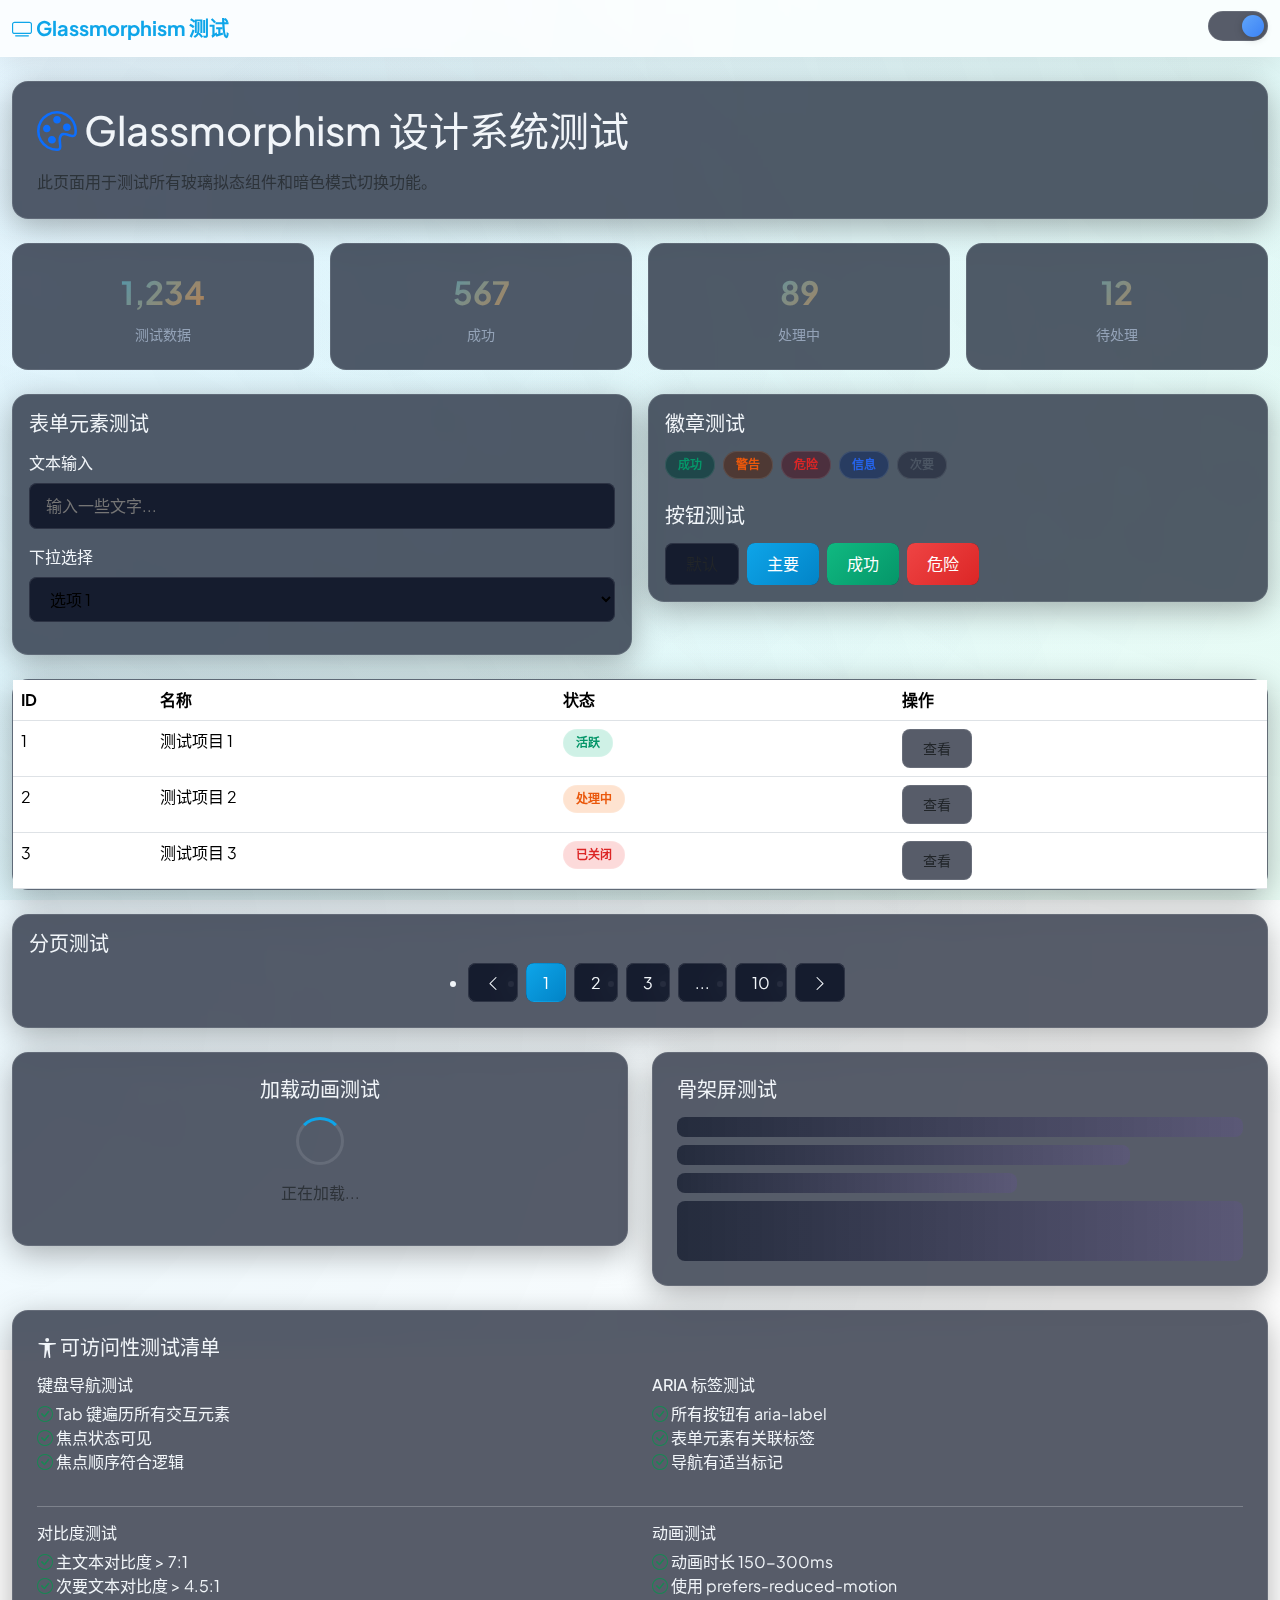
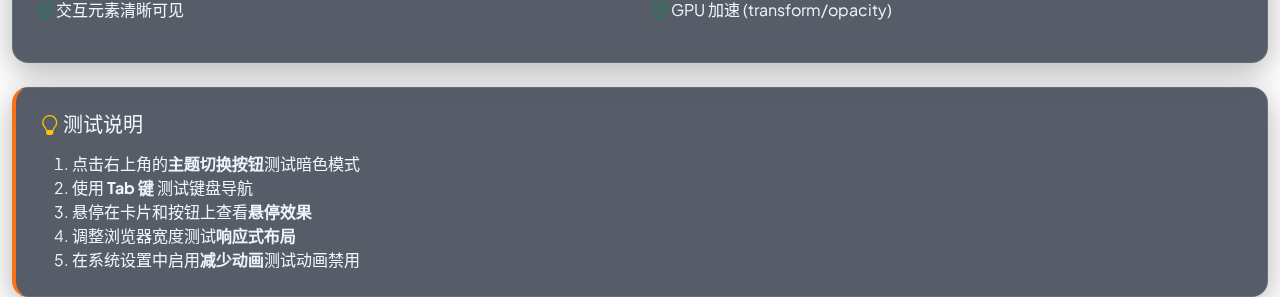
<file: web/test-glassmorphism.html>
<!DOCTYPE html>
<html lang="zh-CN">
<head>
    <meta charset="UTF-8">
    <meta name="viewport" content="width=device-width, initial-scale=1.0">
    <title>Glassmorphism Design Test - TMDB Crawler</title>

    <!-- Google Fonts -->
    <link href="https://fonts.googleapis.com/css2?family=Plus+Jakarta+Sans:wght@400;500;600;700&display=swap" rel="stylesheet">

    <!-- Bootstrap 5 CSS -->
    <link href="https://cdn.jsdelivr.net/npm/bootstrap@5.3.0/dist/css/bootstrap.min.css" rel="stylesheet">
    <!-- Bootstrap Icons -->
    <link href="https://cdn.jsdelivr.net/npm/bootstrap-icons@1.10.0/font/bootstrap-icons.css" rel="stylesheet">
    <!-- Glassmorphism Design System -->
    <link href="css/glassmorphism.css?v=1.0" rel="stylesheet">
</head>
<body>
    <!-- Test Navbar -->
    <nav class="navbar navbar-expand-lg glass-navbar">
        <div class="container-fluid">
            <a class="navbar-brand" href="#">
                <i class="bi bi-tv"></i> Glassmorphism 测试
            </a>
            <ul class="navbar-nav ms-auto gap-2">
                <li class="nav-item">
                    <button class="theme-toggle" id="themeToggle"
                            aria-label="切换主题" title="切换主题">
                    </button>
                </li>
            </ul>
        </div>
    </nav>

    <!-- Test Content -->
    <div class="container-fluid mt-4">
        <div class="row mb-4">
            <div class="col-12">
                <div class="glass-card p-4">
                    <h1 class="mb-3">
                        <i class="bi bi-palette text-primary"></i> Glassmorphism 设计系统测试
                    </h1>
                    <p class="text-muted mb-0">
                        此页面用于测试所有玻璃拟态组件和暗色模式切换功能。
                    </p>
                </div>
            </div>
        </div>

        <!-- Test Cards -->
        <div class="row mb-4 g-3">
            <div class="col-md-3">
                <div class="glass-stats">
                    <div class="stat-value">1,234</div>
                    <div class="stat-label">测试数据</div>
                </div>
            </div>
            <div class="col-md-3">
                <div class="glass-stats">
                    <div class="stat-value text-success">567</div>
                    <div class="stat-label">成功</div>
                </div>
            </div>
            <div class="col-md-3">
                <div class="glass-stats">
                    <div class="stat-value text-primary">89</div>
                    <div class="stat-label">处理中</div>
                </div>
            </div>
            <div class="col-md-3">
                <div class="glass-stats">
                    <div class="stat-value" style="color: var(--glass-text-muted);">12</div>
                    <div class="stat-label">待处理</div>
                </div>
            </div>
        </div>

        <!-- Test Form Elements -->
        <div class="row mb-4 g-3">
            <div class="col-md-6">
                <div class="glass-card p-3">
                    <h5 class="mb-3">表单元素测试</h5>
                    <div class="mb-3">
                        <label class="form-label">文本输入</label>
                        <input type="text" class="glass-input w-100" placeholder="输入一些文字...">
                    </div>
                    <div class="mb-3">
                        <label class="form-label">下拉选择</label>
                        <select class="glass-select w-100">
                            <option>选项 1</option>
                            <option>选项 2</option>
                            <option>选项 3</option>
                        </select>
                    </div>
                </div>
            </div>
            <div class="col-md-6">
                <div class="glass-card p-3">
                    <h5 class="mb-3">徽章测试</h5>
                    <div class="d-flex flex-wrap gap-2">
                        <span class="glass-badge glass-badge-success">成功</span>
                        <span class="glass-badge glass-badge-warning">警告</span>
                        <span class="glass-badge glass-badge-danger">危险</span>
                        <span class="glass-badge glass-badge-info">信息</span>
                        <span class="glass-badge glass-badge-secondary">次要</span>
                    </div>
                    <h5 class="mb-3 mt-4">按钮测试</h5>
                    <div class="d-flex flex-wrap gap-2">
                        <button class="btn glass-btn">默认</button>
                        <button class="btn glass-btn glass-btn-primary">主要</button>
                        <button class="btn glass-btn glass-btn-success">成功</button>
                        <button class="btn glass-btn glass-btn-danger">危险</button>
                    </div>
                </div>
            </div>
        </div>

        <!-- Test Table -->
        <div class="row mb-4">
            <div class="col-12">
                <div class="glass-card">
                    <div class="card-body p-0">
                        <table class="table table-hover mb-0">
                            <thead>
                                <tr>
                                    <th>ID</th>
                                    <th>名称</th>
                                    <th>状态</th>
                                    <th>操作</th>
                                </tr>
                            </thead>
                            <tbody>
                                <tr>
                                    <td>1</td>
                                    <td>测试项目 1</td>
                                    <td><span class="glass-badge glass-badge-success">活跃</span></td>
                                    <td><button class="btn glass-btn btn-sm">查看</button></td>
                                </tr>
                                <tr>
                                    <td>2</td>
                                    <td>测试项目 2</td>
                                    <td><span class="glass-badge glass-badge-warning">处理中</span></td>
                                    <td><button class="btn glass-btn btn-sm">查看</button></td>
                                </tr>
                                <tr>
                                    <td>3</td>
                                    <td>测试项目 3</td>
                                    <td><span class="glass-badge glass-badge-danger">已关闭</span></td>
                                    <td><button class="btn glass-btn btn-sm">查看</button></td>
                                </tr>
                            </tbody>
                        </table>
                    </div>
                </div>
            </div>
        </div>

        <!-- Test Pagination -->
        <div class="row mb-4">
            <div class="col-12">
                <div class="glass-card p-3">
                    <h5 class="mb-3">分页测试</h5>
                    <nav aria-label="分页导航">
                        <ul class="glass-pagination">
                            <li><a class="glass-page-link" href="#" aria-label="上一页">
                                <i class="bi bi-chevron-left"></i>
                            </a></li>
                            <li><a class="glass-page-link active" href="#">1</a></li>
                            <li><a class="glass-page-link" href="#">2</a></li>
                            <li><a class="glass-page-link" href="#">3</a></li>
                            <li><span class="glass-page-link">...</span></li>
                            <li><a class="glass-page-link" href="#">10</a></li>
                            <li><a class="glass-page-link" href="#" aria-label="下一页">
                                <i class="bi bi-chevron-right"></i>
                            </a></li>
                        </ul>
                    </nav>
                </div>
            </div>
        </div>

        <!-- Test Loading States -->
        <div class="row mb-4">
            <div class="col-md-6">
                <div class="glass-card p-4 text-center">
                    <h5 class="mb-3">加载动画测试</h5>
                    <div class="glass-spinner mx-auto mb-3"></div>
                    <p class="text-muted">正在加载...</p>
                </div>
            </div>
            <div class="col-md-6">
                <div class="glass-card p-4">
                    <h5 class="mb-3">骨架屏测试</h5>
                    <div class="glass-skeleton mb-2" style="height: 20px; width: 100%;"></div>
                    <div class="glass-skeleton mb-2" style="height: 20px; width: 80%;"></div>
                    <div class="glass-skeleton mb-2" style="height: 20px; width: 60%;"></div>
                    <div class="glass-skeleton" style="height: 60px; width: 100%;"></div>
                </div>
            </div>
        </div>

        <!-- Accessibility Test Info -->
        <div class="row mb-4">
            <div class="col-12">
                <div class="glass-card p-4">
                    <h5 class="mb-3">
                        <i class="bi bi-universal-access"></i> 可访问性测试清单
                    </h5>
                    <div class="row">
                        <div class="col-md-6">
                            <h6>键盘导航测试</h6>
                            <ul class="list-unstyled">
                                <li><i class="bi bi-check-circle text-success"></i> Tab 键遍历所有交互元素</li>
                                <li><i class="bi bi-check-circle text-success"></i> 焦点状态可见</li>
                                <li><i class="bi bi-check-circle text-success"></i> 焦点顺序符合逻辑</li>
                            </ul>
                        </div>
                        <div class="col-md-6">
                            <h6>ARIA 标签测试</h6>
                            <ul class="list-unstyled">
                                <li><i class="bi bi-check-circle text-success"></i> 所有按钮有 aria-label</li>
                                <li><i class="bi bi-check-circle text-success"></i> 表单元素有关联标签</li>
                                <li><i class="bi bi-check-circle text-success"></i> 导航有适当标记</li>
                            </ul>
                        </div>
                    </div>
                    <hr>
                    <div class="row">
                        <div class="col-md-6">
                            <h6>对比度测试</h6>
                            <ul class="list-unstyled">
                                <li><i class="bi bi-check-circle text-success"></i> 主文本对比度 > 7:1</li>
                                <li><i class="bi bi-check-circle text-success"></i> 次要文本对比度 > 4.5:1</li>
                                <li><i class="bi bi-check-circle text-success"></i> 交互元素清晰可见</li>
                            </ul>
                        </div>
                        <div class="col-md-6">
                            <h6>动画测试</h6>
                            <ul class="list-unstyled">
                                <li><i class="bi bi-check-circle text-success"></i> 动画时长 150-300ms</li>
                                <li><i class="bi bi-check-circle text-success"></i> 使用 prefers-reduced-motion</li>
                                <li><i class="bi bi-check-circle text-success"></i> GPU 加速 (transform/opacity)</li>
                            </ul>
                        </div>
                    </div>
                </div>
            </div>
        </div>

        <!-- Theme Instructions -->
        <div class="row">
            <div class="col-12">
                <div class="glass-card p-4" style="border-left: 4px solid var(--glass-accent);">
                    <h5 class="mb-3">
                        <i class="bi bi-lightbulb text-warning"></i> 测试说明
                    </h5>
                    <ol class="mb-0">
                        <li>点击右上角的<strong>主题切换按钮</strong>测试暗色模式</li>
                        <li>使用 <strong>Tab 键</strong> 测试键盘导航</li>
                        <li>悬停在卡片和按钮上查看<strong>悬停效果</strong></li>
                        <li>调整浏览器宽度测试<strong>响应式布局</strong></li>
                        <li>在系统设置中启用<strong>减少动画</strong>测试动画禁用</li>
                    </ol>
                </div>
            </div>
        </div>
    </div>

    <!-- Bootstrap 5 JS -->
    <script src="https://cdn.jsdelivr.net/npm/bootstrap@5.3.0/dist/js/bootstrap.bundle.min.js"></script>

    <!-- Theme Toggle Script -->
    <script>
    (function() {
        'use strict';

        const themeToggle = document.getElementById('themeToggle');
        const html = document.documentElement;

        const getPreferredTheme = () => {
            const savedTheme = localStorage.getItem('theme');
            if (savedTheme) {
                return savedTheme;
            }
            return window.matchMedia('(prefers-color-scheme: dark)').matches ? 'dark' : 'light';
        };

        const setTheme = (theme) => {
            html.setAttribute('data-theme', theme);
            localStorage.setItem('theme', theme);
            window.dispatchEvent(new CustomEvent('themeChanged', { detail: { theme } }));
        };

        setTheme(getPreferredTheme());

        if (themeToggle) {
            themeToggle.addEventListener('click', function() {
                const currentTheme = html.getAttribute('data-theme');
                const newTheme = currentTheme === 'dark' ? 'light' : 'dark';
                setTheme(newTheme);
            });
        }

        window.matchMedia('(prefers-color-scheme: dark)').addEventListener('change', function(e) {
            if (!localStorage.getItem('theme')) {
                setTheme(e.matches ? 'dark' : 'light');
            }
        });
    })();
    </script>
</body>
</html>
</file>
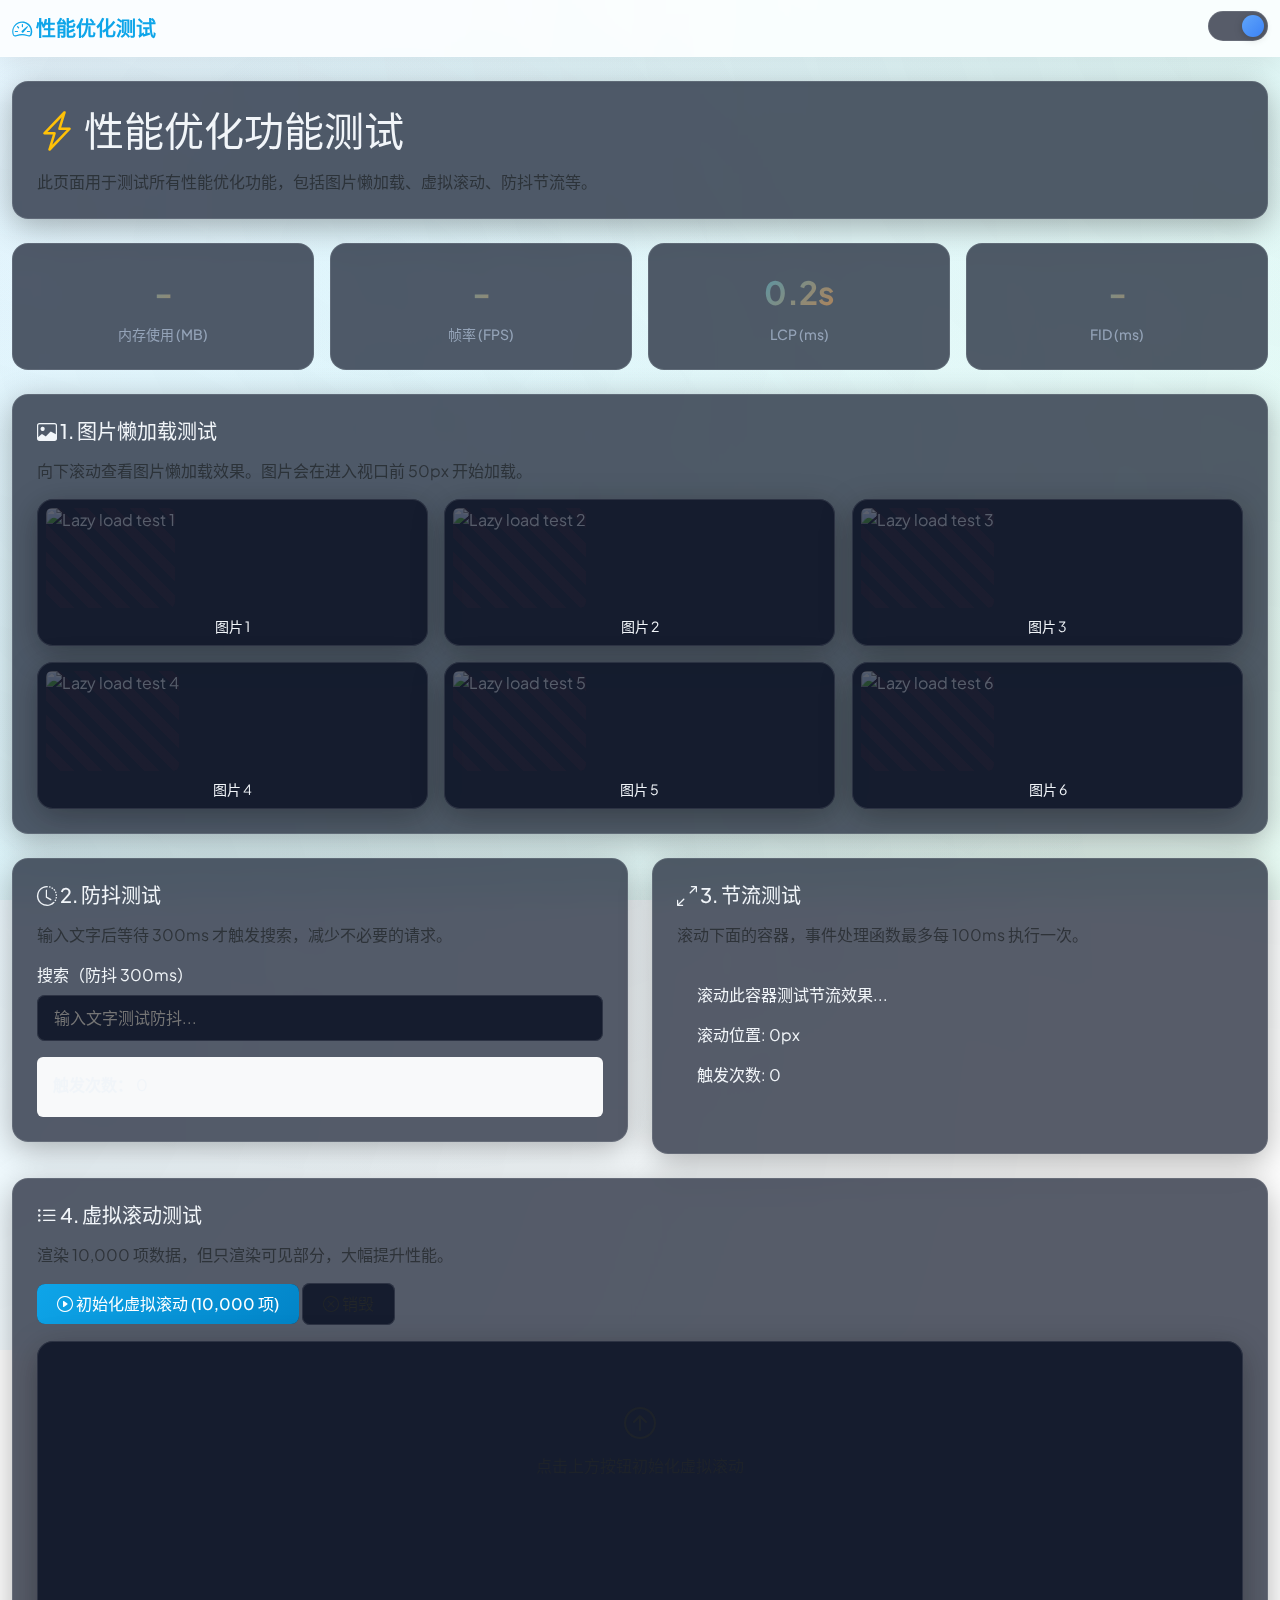
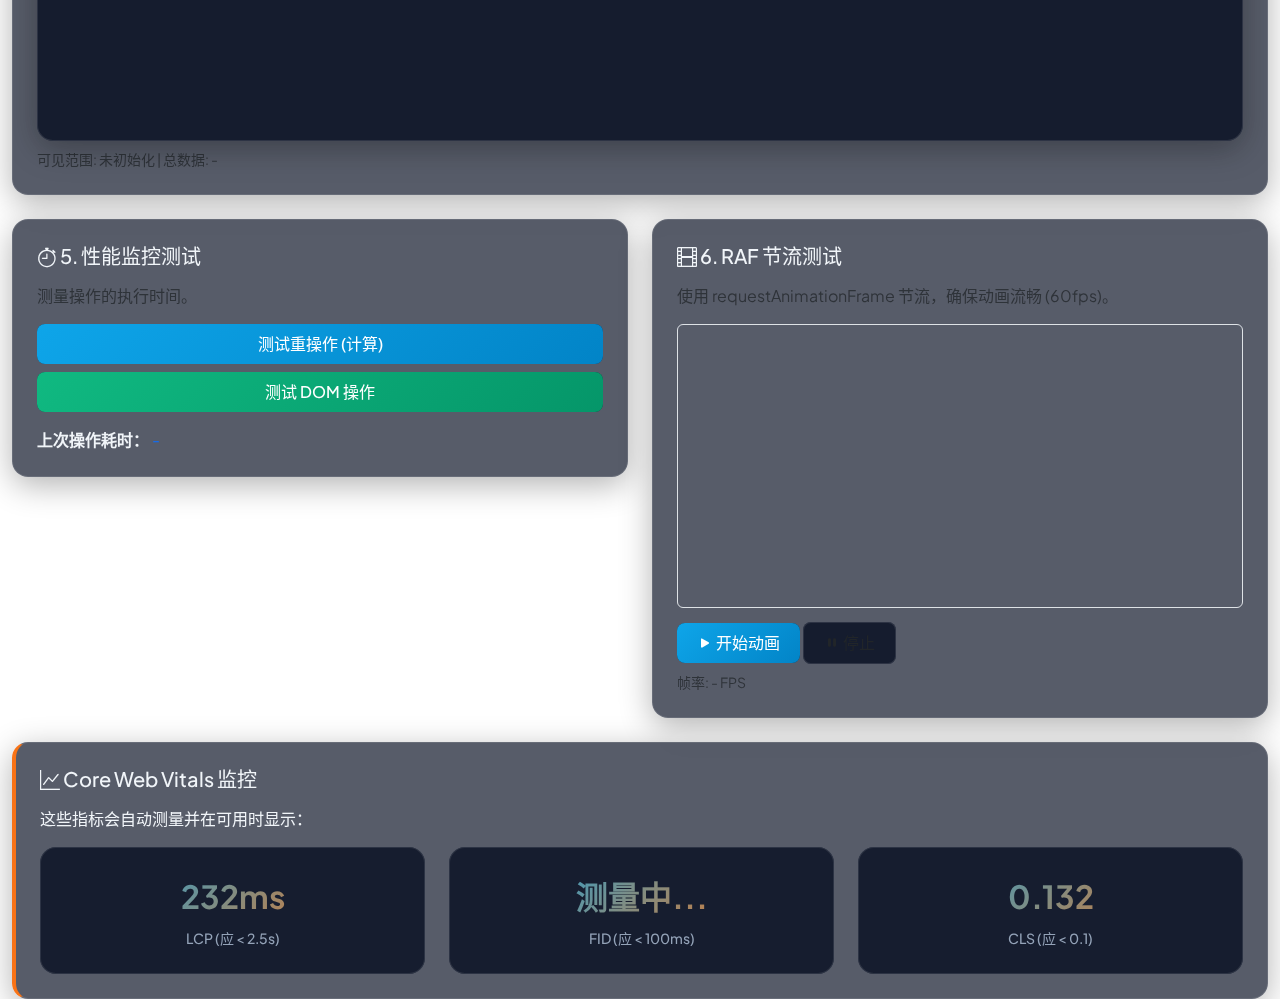
<file: web/test-performance.html>
<!DOCTYPE html>
<html lang="zh-CN">
<head>
    <meta charset="UTF-8">
    <meta name="viewport" content="width=device-width, initial-scale=1.0">
    <title>Performance Optimization Test - TMDB Crawler</title>

    <!-- Google Fonts -->
    <link href="https://fonts.googleapis.com/css2?family=Plus+Jakarta+Sans:wght@400;500;600;700&display=swap" rel="stylesheet">

    <!-- Bootstrap 5 CSS -->
    <link href="https://cdn.jsdelivr.net/npm/bootstrap@5.3.0/dist/css/bootstrap.min.css" rel="stylesheet">
    <!-- Bootstrap Icons -->
    <link href="https://cdn.jsdelivr.net/npm/bootstrap-icons@1.10.0/font/bootstrap-icons.css" rel="stylesheet">
    <!-- Glassmorphism Design System -->
    <link href="css/glassmorphism.css?v=1.0" rel="stylesheet">
    <!-- Performance Optimization CSS -->
    <link href="css/performance.css?v=1.0" rel="stylesheet">
</head>
<body>
    <!-- Test Navbar -->
    <nav class="navbar navbar-expand-lg glass-navbar">
        <div class="container-fluid">
            <a class="navbar-brand" href="#">
                <i class="bi bi-speedometer2"></i> 性能优化测试
            </a>
            <ul class="navbar-nav ms-auto gap-2">
                <li class="nav-item">
                    <button class="theme-toggle" id="themeToggle" aria-label="切换主题"></button>
                </li>
            </ul>
        </div>
    </nav>

    <!-- Test Content -->
    <div class="container-fluid mt-4">
        <!-- Page Header -->
        <div class="row mb-4">
            <div class="col-12">
                <div class="glass-card p-4">
                    <h1 class="mb-3">
                        <i class="bi bi-lightning-charge text-warning"></i> 性能优化功能测试
                    </h1>
                    <p class="text-muted mb-0">
                        此页面用于测试所有性能优化功能，包括图片懒加载、虚拟滚动、防抖节流等。
                    </p>
                </div>
            </div>
        </div>

        <!-- Performance Stats -->
        <div class="row mb-4 g-3">
            <div class="col-md-3 col-6">
                <div class="glass-stats">
                    <div class="stat-value" id="memoryUsed">-</div>
                    <div class="stat-label">内存使用 (MB)</div>
                </div>
            </div>
            <div class="col-md-3 col-6">
                <div class="glass-stats">
                    <div class="stat-value" id="fps">-</div>
                    <div class="stat-label">帧率 (FPS)</div>
                </div>
            </div>
            <div class="col-md-3 col-6">
                <div class="glass-stats">
                    <div class="stat-value text-success" id="lcp">-</div>
                    <div class="stat-label">LCP (ms)</div>
                </div>
            </div>
            <div class="col-md-3 col-6">
                <div class="glass-stats">
                    <div class="stat-value text-primary" id="fid">-</div>
                    <div class="stat-label">FID (ms)</div>
                </div>
            </div>
        </div>

        <!-- Test Sections -->
        <div class="row g-4">
            <!-- 1. Lazy Loading Test -->
            <div class="col-12">
                <div class="glass-card p-4">
                    <h5 class="mb-3">
                        <i class="bi bi-image"></i> 1. 图片懒加载测试
                    </h5>
                    <p class="text-muted mb-3">
                        向下滚动查看图片懒加载效果。图片会在进入视口前 50px 开始加载。
                    </p>
                    <div class="row g-3" id="lazyImageContainer">
                        <!-- Images will be generated by JS -->
                    </div>
                </div>
            </div>

            <!-- 2. Debounce Test -->
            <div class="col-md-6">
                <div class="glass-card p-4">
                    <h5 class="mb-3">
                        <i class="bi bi-clock-history"></i> 2. 防抖测试
                    </h5>
                    <p class="text-muted mb-3">
                        输入文字后等待 300ms 才触发搜索，减少不必要的请求。
                    </p>
                    <div class="mb-3">
                        <label class="form-label">搜索（防抖 300ms）</label>
                        <input type="text" class="glass-input w-100" id="debounceInput"
                               placeholder="输入文字测试防抖...">
                    </div>
                    <div id="debounceOutput" class="p-3 bg-light rounded">
                        <strong>触发次数：</strong> <span id="debounceCount">0</span>
                        <div class="text-muted small mt-1" id="debounceLog"></div>
                    </div>
                </div>
            </div>

            <!-- 3. Throttle Test -->
            <div class="col-md-6">
                <div class="glass-card p-4">
                    <h5 class="mb-3">
                        <i class="bi bi-arrows-angle-expand"></i> 3. 节流测试
                    </h5>
                    <p class="text-muted mb-3">
                        滚动下面的容器，事件处理函数最多每 100ms 执行一次。
                    </p>
                    <div class="mb-3" style="height: 150px; overflow-y: auto;" id="throttleContainer">
                        <div style="height: 500px; padding: 20px;">
                            <p>滚动此容器测试节流效果...</p>
                            <p id="throttleOutput">滚动位置: 0px</p>
                            <p>触发次数: <span id="throttleCount">0</span></p>
                        </div>
                    </div>
                </div>
            </div>

            <!-- 4. Virtual Scroll Test -->
            <div class="col-12">
                <div class="glass-card p-4">
                    <h5 class="mb-3">
                        <i class="bi bi-list-ul"></i> 4. 虚拟滚动测试
                    </h5>
                    <p class="text-muted mb-3">
                        渲染 10,000 项数据，但只渲染可见部分，大幅提升性能。
                    </p>
                    <div class="mb-3">
                        <button class="btn glass-btn glass-btn-primary" id="initVirtualScroll">
                            <i class="bi bi-play-circle"></i> 初始化虚拟滚动 (10,000 项)
                        </button>
                        <button class="btn glass-btn" id="destroyVirtualScroll">
                            <i class="bi bi-x-circle"></i> 销毁
                        </button>
                    </div>
                    <div class="glass-card p-2" style="height: 400px; overflow: auto;" id="virtualScrollContainer">
                        <div class="text-center text-muted p-5">
                            <i class="bi bi-arrow-up-circle" style="font-size: 2rem;"></i>
                            <p class="mt-2">点击上方按钮初始化虚拟滚动</p>
                        </div>
                    </div>
                    <div class="mt-2 text-muted small">
                        可见范围: <span id="virtualScrollRange">未初始化</span> |
                        总数据: <span id="virtualScrollTotal">-</span>
                    </div>
                </div>
            </div>

            <!-- 5. Performance Monitor Test -->
            <div class="col-md-6">
                <div class="glass-card p-4">
                    <h5 class="mb-3">
                        <i class="bi bi-stopwatch"></i> 5. 性能监控测试
                    </h5>
                    <p class="text-muted mb-3">
                        测量操作的执行时间。
                    </p>
                    <div class="d-grid gap-2">
                        <button class="btn glass-btn glass-btn-primary" id="testHeavyOperation">
                            测试重操作 (计算)
                        </button>
                        <button class="btn glass-btn glass-btn-success" id="testDOMOperation">
                            测试 DOM 操作
                        </button>
                    </div>
                    <div class="mt-3">
                        <strong>上次操作耗时：</strong>
                        <span id="operationTime" class="text-primary">-</span>
                    </div>
                </div>
            </div>

            <!-- 6. RAF Throttle Test -->
            <div class="col-md-6">
                <div class="glass-card p-4">
                    <h5 class="mb-3">
                        <i class="bi bi-film"></i> 6. RAF 节流测试
                    </h5>
                    <p class="text-muted mb-3">
                        使用 requestAnimationFrame 节流，确保动画流畅 (60fps)。
                    </p>
                    <canvas id="animationCanvas" width="400" height="200" class="w-100 border rounded"></canvas>
                    <div class="mt-2">
                        <button class="btn glass-btn glass-btn-primary" id="startAnimation">
                            <i class="bi bi-play-fill"></i> 开始动画
                        </button>
                        <button class="btn glass-btn" id="stopAnimation">
                            <i class="bi bi-pause-fill"></i> 停止
                        </button>
                    </div>
                    <div class="mt-2 text-muted small">
                        帧率: <span id="animationFPS">-</span> FPS
                    </div>
                </div>
            </div>
        </div>

        <!-- Core Web Vitals -->
        <div class="row mt-4">
            <div class="col-12">
                <div class="glass-card p-4" style="border-left: 4px solid var(--glass-accent);">
                    <h5 class="mb-3">
                        <i class="bi bi-graph-up"></i> Core Web Vitals 监控
                    </h5>
                    <p class="mb-3">
                        这些指标会自动测量并在可用时显示：
                    </p>
                    <div class="row text-center">
                        <div class="col-md-4">
                            <div class="glass-stats">
                                <div class="stat-value" id="vitalLCP">测量中...</div>
                                <div class="stat-label">LCP (应 < 2.5s)</div>
                            </div>
                        </div>
                        <div class="col-md-4">
                            <div class="glass-stats">
                                <div class="stat-value" id="vitalFID">测量中...</div>
                                <div class="stat-label">FID (应 < 100ms)</div>
                            </div>
                        </div>
                        <div class="col-md-4">
                            <div class="glass-stats">
                                <div class="stat-value" id="vitalCLS">测量中...</div>
                                <div class="stat-label">CLS (应 < 0.1)</div>
                            </div>
                        </div>
                    </div>
                </div>
            </div>
        </div>
    </div>

    <!-- Bootstrap 5 JS -->
    <script src="https://cdn.jsdelivr.net/npm/bootstrap@5.3.0/dist/js/bootstrap.bundle.min.js"></script>
    <!-- Performance Optimization Toolkit -->
    <script src="js/performance.js?v=1.0"></script>

    <!-- Test Scripts -->
    <script>
    (function() {
        'use strict';

        const { PerformanceUtils, PerformanceMonitor, VirtualScroll } = window.PerformanceToolkit;

        // ========================================
        // 1. Generate Lazy Images
        // ========================================
        const imageContainer = document.getElementById('lazyImageContainer');
        for (let i = 0; i < 6; i++) {
            const col = document.createElement('div');
            col.className = 'col-md-4 col-6';
            col.innerHTML = `
                <div class="glass-card p-2">
                    <img data-lazy="https://picsum.photos/400/300?random=${i}"
                         alt="Lazy load test ${i + 1}"
                         class="img-fluid rounded">
                    <div class="text-center mt-2 small">图片 ${i + 1}</div>
                </div>
            `;
            imageContainer.appendChild(col);
        }

        // ========================================
        // 2. Debounce Test
        // ========================================
        const debounceInput = document.getElementById('debounceInput');
        const debounceCount = document.getElementById('debounceCount');
        const debounceLog = document.getElementById('debounceLog');
        let count = 0;

        const debouncedSearch = PerformanceUtils.debounce((value) => {
            count++;
            debounceCount.textContent = count;
            debounceLog.textContent = `搜索: "${value}" - ${new Date().toLocaleTimeString()}`;
        }, 300);

        debounceInput.addEventListener('input', (e) => {
            debouncedSearch(e.target.value);
        });

        // ========================================
        // 3. Throttle Test
        // ========================================
        const throttleContainer = document.getElementById('throttleContainer');
        const throttleOutput = document.getElementById('throttleOutput');
        const throttleCount = document.getElementById('throttleCount');
        let scrollCount = 0;

        const throttledScroll = PerformanceUtils.throttle((e) => {
            scrollCount++;
            throttleOutput.textContent = `滚动位置: ${e.target.scrollTop}px`;
            throttleCount.textContent = scrollCount;
        }, 100);

        throttleContainer.addEventListener('scroll', throttledScroll, { passive: true });

        // ========================================
        // 4. Virtual Scroll Test
        // ========================================
        const initVirtualBtn = document.getElementById('initVirtualScroll');
        const destroyVirtualBtn = document.getElementById('destroyVirtualScroll');
        const virtualContainer = document.getElementById('virtualScrollContainer');
        let virtualList = null;

        initVirtualBtn.addEventListener('click', () => {
            if (virtualList) return;

            const data = Array.from({ length: 10000 }, (_, i) => ({
                id: i + 1,
                name: `数据项 ${i + 1}`,
                value: Math.floor(Math.random() * 1000)
            }));

            virtualList = VirtualScroll.create(virtualContainer, data, {
                itemHeight: 50,
                bufferSize: 5,
                renderItem: (item, index) => {
                    const div = document.createElement('div');
                    div.className = 'glass-card p-2 mb-2';
                    div.style.height = '40px';
                    div.style.display = 'flex';
                    div.style.alignItems = 'center';
                    div.style.justifyContent = 'space-between';
                    div.innerHTML = `
                        <span><strong>${item.id}.</strong> ${item.name}</span>
                        <span class="glass-badge glass-badge-primary">${item.value}</span>
                    `;
                    return div;
                },
                onScroll: (state) => {
                    document.getElementById('virtualScrollRange').textContent =
                        `${state.startIndex} - ${state.endIndex}`;
                }
            });

            document.getElementById('virtualScrollTotal').textContent = data.length.toLocaleString();
            initVirtualBtn.disabled = true;
        });

        destroyVirtualBtn.addEventListener('click', () => {
            if (virtualList) {
                virtualList.destroy();
                virtualList = null;
                virtualContainer.innerHTML = `
                    <div class="text-center text-muted p-5">
                        <i class="bi bi-arrow-up-circle" style="font-size: 2rem;"></i>
                        <p class="mt-2">虚拟滚动已销毁</p>
                    </div>
                `;
                initVirtualBtn.disabled = false;
            }
        });

        // ========================================
        // 5. Performance Monitor Test
        // ========================================
        const operationTime = document.getElementById('operationTime');

        document.getElementById('testHeavyOperation').addEventListener('click', () => {
            PerformanceMonitor.start('heavy-op');

            // Simulate heavy computation
            let result = 0;
            for (let i = 0; i < 1000000; i++) {
                result += Math.sqrt(i);
            }

            const duration = PerformanceMonitor.end('heavy-op');
            operationTime.textContent = `${duration.toFixed(2)}ms`;
        });

        document.getElementById('testDOMOperation').addEventListener('click', () => {
            PerformanceMonitor.start('dom-op');

            PerformanceUtils.batchUpdate(() => {
                for (let i = 0; i < 100; i++) {
                    const div = document.createElement('div');
                    div.style.height = '10px';
                    div.style.background = `hsl(${Math.random() * 360}, 70%, 50%)`;
                    virtualContainer.appendChild(div);
                }
            });

            const duration = PerformanceMonitor.end('dom-op');
            operationTime.textContent = `${duration.toFixed(2)}ms`;
        });

        // ========================================
        // 6. Animation Test (RAF Throttle)
        // ========================================
        const canvas = document.getElementById('animationCanvas');
        const ctx = canvas.getContext('2d');
        let animationId = null;
        let lastTime = performance.now();
        let frameCount = 0;
        let fps = 0;

        const drawBall = (x, y) => {
            ctx.beginPath();
            ctx.arc(x, y, 20, 0, Math.PI * 2);
            ctx.fillStyle = '#7C3AED';
            ctx.fill();
            ctx.closePath();
        };

        const animate = PerformanceUtils.rafThrottle((timestamp) => {
            ctx.clearRect(0, 0, canvas.width, canvas.height);

            const progress = (timestamp / 1000) % 2;
            const x = (progress / 2) * canvas.width;
            const y = canvas.height / 2 + Math.sin(timestamp / 200) * 50;

            drawBall(x, y);

            // Calculate FPS
            frameCount++;
            if (timestamp - lastTime >= 1000) {
                fps = frameCount;
                frameCount = 0;
                lastTime = timestamp;
                document.getElementById('animationFPS').textContent = fps;
            }

            animationId = requestAnimationFrame(animate);
        });

        document.getElementById('startAnimation').addEventListener('click', () => {
            if (!animationId) {
                animate(performance.now());
            }
        });

        document.getElementById('stopAnimation').addEventListener('click', () => {
            if (animationId) {
                cancelAnimationFrame(animationId);
                animationId = null;
            }
        });

        // ========================================
        // 7. Core Web Vitals Monitoring
        // ========================================
        PerformanceMonitor.monitorCoreWebVitals((metrics) => {
            if (metrics.lcp) {
                document.getElementById('vitalLCP').textContent =
                    `${metrics.lcp.toFixed(0)}ms`;
                document.getElementById('lcp').textContent =
                    `${(metrics.lcp / 1000).toFixed(1)}s`;
            }
            if (metrics.fid) {
                document.getElementById('vitalFID').textContent =
                    `${metrics.fid.toFixed(0)}ms`;
                document.getElementById('fid').textContent =
                    `${metrics.fid.toFixed(0)}ms`;
            }
            if (metrics.cls !== undefined) {
                document.getElementById('vitalCLS').textContent =
                    metrics.cls.toFixed(3);
            }
        });

        // ========================================
        // 8. Memory Monitoring
        // ========================================
        setInterval(() => {
            const memory = PerformanceMonitor.getMemoryUsage();
            if (memory) {
                document.getElementById('memoryUsed').textContent = memory.used;
            }
        }, 2000);

        // ========================================
        // Theme Toggle
        // ========================================
        const themeToggle = document.getElementById('themeToggle');
        const html = document.documentElement;

        const getPreferredTheme = () => {
            const savedTheme = localStorage.getItem('theme');
            if (savedTheme) return savedTheme;
            return window.matchMedia('(prefers-color-scheme: dark)').matches ? 'dark' : 'light';
        };

        const setTheme = (theme) => {
            html.setAttribute('data-theme', theme);
            localStorage.setItem('theme', theme);
        };

        setTheme(getPreferredTheme());

        if (themeToggle) {
            themeToggle.addEventListener('click', () => {
                const currentTheme = html.getAttribute('data-theme');
                setTheme(currentTheme === 'dark' ? 'light' : 'dark');
            });
        }

        console.log('🚀 Performance Test Page Loaded');
    })();
    </script>
</body>
</html>
</file>
<file: web/css/glassmorphism.css>
/* ========================================
   Glassmorphism Design System
   TMDB Crawler - UI/UX Upgrade
   ======================================== */

/* CSS Variables - Design Tokens */
:root {
    /* Primary Colors - 淡蓝青色系 */
    --glass-primary: #0EA5E9;
    --glass-primary-hover: #0284C7;
    --glass-primary-light: #38BDF8;

    /* Secondary Colors */
    --glass-secondary: #06B6D4;
    --glass-accent: #F97316;

    /* Background Gradients - 淡色背景 */
    --glass-bg-gradient: linear-gradient(135deg, #E0F2FE 0%, #CCFBF1 100%);
    --glass-bg-light: linear-gradient(135deg, #F0F9FF 0%, #ECFDF5 100%);
    --glass-bg-dark: linear-gradient(135deg, #0C4A6E 0%, #164E63 100%);

    /* Text Colors - 深蓝灰色 */
    --glass-text-primary: #0F172A;
    --glass-text-secondary: #334155;
    --glass-text-muted: #64748B;

    /* Glass Effect Variables */
    --glass-bg-white: rgba(255, 255, 255, 0.7);
    --glass-bg-white-hover: rgba(255, 255, 255, 0.85);
    --glass-bg-dark: rgba(30, 27, 75, 0.7);
    --glass-bg-dark-hover: rgba(30, 27, 75, 0.85);
    --glass-border: rgba(255, 255, 255, 0.18);
    --glass-shadow: 0 8px 32px 0 rgba(31, 38, 135, 0.15);
    --glass-blur: blur(12px);

    /* Spacing */
    --glass-radius-sm: 0.5rem;
    --glass-radius-md: 1rem;
    --glass-radius-lg: 1.5rem;
    --glass-radius-xl: 2rem;

    /* Transitions */
    --glass-transition-fast: 150ms ease-out;
    --glass-transition-normal: 200ms ease-out;
    --glass-transition-slow: 300ms ease-out;
}

/* Dark Mode Variables */
[data-theme="dark"] {
    --glass-bg-white: rgba(15, 23, 42, 0.7);
    --glass-bg-white-hover: rgba(15, 23, 42, 0.85);
    --glass-text-primary: #F1F5F9;
    --glass-text-secondary: #CBD5E1;
    --glass-text-muted: #94A3B8;
    --glass-border: rgba(255, 255, 255, 0.1);
    --glass-shadow: 0 8px 32px 0 rgba(0, 0, 0, 0.3);
}

/* ========================================
   Base Styles
   ======================================== */

body {
    background: var(--glass-bg-light);
    background-attachment: fixed;
    font-family: 'Plus Jakarta Sans', -apple-system, BlinkMacSystemFont, "Segoe UI", Roboto, sans-serif;
    color: var(--glass-text-primary);
    min-height: 100vh;
    position: relative;
    overflow-x: hidden;
}

/* Animated Background Blobs - 淡蓝青色光晕 */
body::before {
    content: '';
    position: fixed;
    top: -50%;
    left: -50%;
    width: 200%;
    height: 200%;
    background: radial-gradient(circle at 20% 80%, rgba(14, 165, 233, 0.08) 0%, transparent 50%),
                radial-gradient(circle at 80% 20%, rgba(6, 182, 212, 0.06) 0%, transparent 50%),
                radial-gradient(circle at 40% 40%, rgba(56, 189, 248, 0.05) 0%, transparent 50%);
    animation: backgroundMove 20s ease-in-out infinite;
    z-index: -1;
    pointer-events: none;
}

@keyframes backgroundMove {
    0%, 100% { transform: translate(0, 0) rotate(0deg); }
    33% { transform: translate(2%, 2%) rotate(1deg); }
    66% { transform: translate(-2%, -2%) rotate(-1deg); }
}

/* Reduced Motion Support */
@media (prefers-reduced-motion: reduce) {
    body::before {
        animation: none;
    }
    *, *::before, *::after {
        animation-duration: 0.01ms !important;
        animation-iteration-count: 1 !important;
        transition-duration: 0.01ms !important;
    }
}

/* ========================================
   Glass Card Component
   ======================================== */

.glass-card {
    background: var(--glass-bg-white);
    backdrop-filter: var(--glass-blur);
    -webkit-backdrop-filter: var(--glass-blur);
    border: 1px solid var(--glass-border);
    border-radius: var(--glass-radius-md);
    box-shadow: var(--glass-shadow);
    transition: all var(--glass-transition-normal);
}

.glass-card:hover {
    background: var(--glass-bg-white-hover);
    box-shadow: 0 12px 40px 0 rgba(31, 38, 135, 0.2);
    transform: translateY(-2px);
}

/* Glass Card Variants */
.glass-card-lg {
    border-radius: var(--glass-radius-lg);
}

.glass-card-xl {
    border-radius: var(--glass-radius-xl);
}

/* ========================================
   Glass Navbar
   ======================================== */

.glass-navbar {
    background: rgba(255, 255, 255, 0.8) !important;
    backdrop-filter: blur(20px);
    -webkit-backdrop-filter: blur(20px);
    border-bottom: 1px solid var(--glass-border);
    box-shadow: 0 4px 30px rgba(0, 0, 0, 0.1);
    position: sticky;
    top: 0;
    z-index: 1000;
}

.glass-navbar .navbar-brand {
    font-weight: 700;
    color: var(--glass-primary) !important;
    transition: color var(--glass-transition-fast);
}

.glass-navbar .navbar-brand:hover {
    color: var(--glass-primary-hover) !important;
}

.glass-navbar .nav-link {
    color: var(--glass-text-secondary) !important;
    font-weight: 500;
    transition: all var(--glass-transition-fast);
    position: relative;
}

.glass-navbar .nav-link::after {
    content: '';
    position: absolute;
    bottom: 0;
    left: 50%;
    width: 0;
    height: 2px;
    background: var(--glass-primary);
    transition: all var(--glass-transition-normal);
    transform: translateX(-50%);
}

.glass-navbar .nav-link:hover::after,
.glass-navbar .nav-link.active::after {
    width: 80%;
}

.glass-navbar .nav-link:hover,
.glass-navbar .nav-link.active {
    color: var(--glass-primary) !important;
}

/* ========================================
   Glass Buttons
   ======================================== */

.glass-btn {
    background: var(--glass-bg-white);
    backdrop-filter: var(--glass-blur);
    -webkit-backdrop-filter: var(--glass-blur);
    border: 1px solid var(--glass-border);
    border-radius: var(--glass-radius-sm);
    padding: 0.5rem 1.25rem;
    font-weight: 500;
    transition: all var(--glass-transition-normal);
    cursor: pointer;
}

.glass-btn:hover {
    background: var(--glass-bg-white-hover);
    box-shadow: 0 8px 16px rgba(124, 58, 237, 0.2);
    transform: translateY(-1px);
}

.glass-btn:active {
    transform: translateY(0);
}

.glass-btn-primary {
    background: linear-gradient(135deg, var(--glass-primary) 0%, var(--glass-primary-hover) 100%);
    color: white;
    border: none;
}

.glass-btn-primary:hover {
    background: linear-gradient(135deg, var(--glass-primary-hover) 0%, var(--glass-primary) 100%);
    box-shadow: 0 8px 20px rgba(124, 58, 237, 0.4);
}

.glass-btn-success {
    background: linear-gradient(135deg, #10B981 0%, #059669 100%);
    color: white;
    border: none;
}

.glass-btn-success:hover {
    box-shadow: 0 8px 20px rgba(16, 185, 129, 0.4);
}

.glass-btn-danger {
    background: linear-gradient(135deg, #EF4444 0%, #DC2626 100%);
    color: white;
    border: none;
}

.glass-btn-danger:hover {
    box-shadow: 0 8px 20px rgba(239, 68, 68, 0.4);
}

/* ========================================
   Glass Form Elements
   ======================================== */

.glass-input {
    background: var(--glass-bg-white);
    backdrop-filter: var(--glass-blur);
    -webkit-backdrop-filter: var(--glass-blur);
    border: 1px solid var(--glass-border);
    border-radius: var(--glass-radius-sm);
    padding: 0.625rem 1rem;
    transition: all var(--glass-transition-normal);
}

.glass-input:focus {
    outline: none;
    border-color: var(--glass-primary);
    box-shadow: 0 0 0 3px rgba(124, 58, 237, 0.1);
    background: var(--glass-bg-white-hover);
}

.glass-select {
    background: var(--glass-bg-white);
    backdrop-filter: var(--glass-blur);
    -webkit-backdrop-filter: var(--glass-blur);
    border: 1px solid var(--glass-border);
    border-radius: var(--glass-radius-sm);
    padding: 0.625rem 1rem;
    transition: all var(--glass-transition-normal);
    cursor: pointer;
}

.glass-select:focus {
    outline: none;
    border-color: var(--glass-primary);
    box-shadow: 0 0 0 3px rgba(124, 58, 237, 0.1);
}

/* ========================================
   Glass Table
   ======================================== */

.glass-table {
    background: var(--glass-bg-white);
    backdrop-filter: var(--glass-blur);
    -webkit-backdrop-filter: var(--glass-blur);
    border-radius: var(--glass-radius-md);
    overflow: hidden;
    border: 1px solid var(--glass-border);
}

.glass-table thead {
    background: rgba(124, 58, 237, 0.1);
    border-bottom: 1px solid var(--glass-border);
}

.glass-table thead th {
    padding: 1rem;
    font-weight: 600;
    color: var(--glass-text-primary);
    cursor: pointer;
    user-select: none;
    transition: background var(--glass-transition-fast);
}

.glass-table thead th:hover {
    background: rgba(124, 58, 237, 0.15);
}

.glass-table tbody tr {
    transition: background var(--glass-transition-fast);
    border-bottom: 1px solid var(--glass-border);
}

.glass-table tbody tr:hover {
    background: rgba(124, 58, 237, 0.05);
}

.glass-table tbody td {
    padding: 1rem;
    color: var(--glass-text-primary);
}

/* ========================================
   Glass Stats Card
   ======================================== */

.glass-stats {
    background: var(--glass-bg-white);
    backdrop-filter: var(--glass-blur);
    -webkit-backdrop-filter: var(--glass-blur);
    border: 1px solid var(--glass-border);
    border-radius: var(--glass-radius-md);
    padding: 1.5rem;
    text-align: center;
    transition: all var(--glass-transition-normal);
}

.glass-stats:hover {
    transform: translateY(-4px);
    box-shadow: 0 12px 40px rgba(124, 58, 237, 0.15);
}

.glass-stats .stat-value {
    font-size: 2rem;
    font-weight: 700;
    background: linear-gradient(135deg, var(--glass-primary) 0%, var(--glass-accent) 100%);
    -webkit-background-clip: text;
    -webkit-text-fill-color: transparent;
    background-clip: text;
}

.glass-stats .stat-label {
    color: var(--glass-text-muted);
    font-size: 0.875rem;
    font-weight: 500;
    margin-top: 0.5rem;
}

/* ========================================
   Glass Badge
   ======================================== */

.glass-badge {
    display: inline-flex;
    align-items: center;
    padding: 0.25rem 0.75rem;
    border-radius: 9999px;
    font-size: 0.75rem;
    font-weight: 600;
    backdrop-filter: var(--glass-blur);
    -webkit-backdrop-filter: var(--glass-blur);
    border: 1px solid var(--glass-border);
}

.glass-badge-success {
    background: rgba(16, 185, 129, 0.2);
    color: #059669;
}

.glass-badge-warning {
    background: rgba(249, 115, 22, 0.2);
    color: #EA580C;
}

.glass-badge-danger {
    background: rgba(239, 68, 68, 0.2);
    color: #DC2626;
}

.glass-badge-info {
    background: rgba(59, 130, 246, 0.2);
    color: #2563EB;
}

.glass-badge-secondary {
    background: rgba(107, 114, 128, 0.2);
    color: #4B5563;
}

/* ========================================
   Dark Mode Toggle
   ======================================== */

.theme-toggle {
    position: relative;
    width: 60px;
    height: 30px;
    background: var(--glass-bg-white);
    backdrop-filter: var(--glass-blur);
    -webkit-backdrop-filter: var(--glass-blur);
    border: 1px solid var(--glass-border);
    border-radius: 9999px;
    cursor: pointer;
    transition: all var(--glass-transition-normal);
}

.theme-toggle::after {
    content: '';
    position: absolute;
    top: 3px;
    left: 3px;
    width: 22px;
    height: 22px;
    background: linear-gradient(135deg, #FCD34D 0%, #F59E0B 100%);
    border-radius: 50%;
    transition: all var(--glass-transition-normal);
    box-shadow: 0 2px 8px rgba(0, 0, 0, 0.2);
}

[data-theme="dark"] .theme-toggle::after {
    left: calc(100% - 25px);
    background: linear-gradient(135deg, #60A5FA 0%, #3B82F6 100%);
}

/* ========================================
   Loading States
   ======================================== */

.glass-spinner {
    width: 3rem;
    height: 3rem;
    border: 3px solid var(--glass-border);
    border-top-color: var(--glass-primary);
    border-radius: 50%;
    animation: spin 0.8s linear infinite;
}

@keyframes spin {
    to { transform: rotate(360deg); }
}

/* Glass Skeleton Loading */
.glass-skeleton {
    background: linear-gradient(90deg,
        var(--glass-bg-white) 0%,
        rgba(124, 58, 237, 0.1) 50%,
        var(--glass-bg-white) 100%
    );
    background-size: 200% 100%;
    animation: skeleton-loading 1.5s ease-in-out infinite;
    border-radius: var(--glass-radius-sm);
}

@keyframes skeleton-loading {
    0% { background-position: 200% 0; }
    100% { background-position: -200% 0; }
}

/* ========================================
   Toast Notifications
   ======================================== */

.glass-toast {
    background: var(--glass-bg-white);
    backdrop-filter: var(--glass-blur);
    -webkit-backdrop-filter: var(--glass-blur);
    border: 1px solid var(--glass-border);
    border-radius: var(--glass-radius-md);
    box-shadow: var(--glass-shadow);
    padding: 1rem 1.5rem;
    min-width: 300px;
    animation: slideIn 0.3s ease-out;
}

@keyframes slideIn {
    from {
        opacity: 0;
        transform: translateX(100%);
    }
    to {
        opacity: 1;
        transform: translateX(0);
    }
}

/* ========================================
   Modal Overlay
   ======================================== */

.glass-modal-backdrop {
    background: rgba(30, 27, 75, 0.5);
    backdrop-filter: blur(8px);
    -webkit-backdrop-filter: blur(8px);
}

.glass-modal-content {
    background: var(--glass-bg-white);
    backdrop-filter: var(--glass-blur);
    -webkit-backdrop-filter: var(--glass-blur);
    border: 1px solid var(--glass-border);
    border-radius: var(--glass-radius-lg);
    box-shadow: 0 20px 60px rgba(0, 0, 0, 0.3);
}

/* ========================================
   Pagination
   ======================================== */

.glass-pagination {
    display: flex;
    gap: 0.5rem;
    justify-content: center;
    align-items: center;
}

.glass-page-link {
    background: var(--glass-bg-white);
    backdrop-filter: var(--glass-blur);
    -webkit-backdrop-filter: var(--glass-blur);
    border: 1px solid var(--glass-border);
    border-radius: var(--glass-radius-sm);
    padding: 0.5rem 1rem;
    color: var(--glass-text-primary);
    text-decoration: none;
    transition: all var(--glass-transition-fast);
    cursor: pointer;
}

.glass-page-link:hover {
    background: var(--glass-bg-white-hover);
    border-color: var(--glass-primary);
    color: var(--glass-primary);
}

.glass-page-link.active {
    background: linear-gradient(135deg, var(--glass-primary) 0%, var(--glass-primary-hover) 100%);
    color: white;
    border-color: transparent;
}

/* ========================================
   Responsive Design
   ======================================== */

@media (max-width: 768px) {
    .glass-stats {
        padding: 1rem;
    }

    .glass-stats .stat-value {
        font-size: 1.5rem;
    }

    .glass-table thead th,
    .glass-table tbody td {
        padding: 0.75rem 0.5rem;
        font-size: 0.875rem;
    }
}

/* ========================================
   Accessibility Enhancements
   ======================================== */

/* Focus Visible Styles */
.glass-btn:focus-visible,
.glass-input:focus-visible,
.glass-select:focus-visible,
.glass-page-link:focus-visible {
    outline: 2px solid var(--glass-primary);
    outline-offset: 2px;
}

/* High Contrast Mode Support */
@media (prefers-contrast: high) {
    .glass-card {
        border-width: 2px;
    }

    .glass-btn {
        border-width: 2px;
    }
}

/* Print Styles */
@media print {
    .glass-navbar,
    .glass-btn {
        background: white !important;
        box-shadow: none !important;
    }

    body::before {
        display: none;
    }
}
</file>
<file: web/css/performance.css>
/**
 * ========================================
 * Performance Optimization CSS
 * TMDB Crawler - Glassmorphism Upgrade
 * ========================================
 *
 * Features:
 * - GPU-accelerated animations
 * - Content visibility optimization
 * - Contain property for layout optimization
 * - Will-change hints
 * - Image lazy loading styles
 * - Print styles
 */

/* ========================================
   GPU-Accelerated Animations
   ======================================== */

/* Force GPU layer for animated elements */
.glass-card,
.glass-btn,
.glass-navbar,
.glass-stats {
    /* Hint to browser for better animation performance */
    will-change: transform, box-shadow;

    /* Force GPU acceleration (fallback) */
    transform: translateZ(0);

    /* Backface visibility for 3D transforms */
    backface-visibility: hidden;

    /* Optimize for GPU compositing */
    -webkit-backface-visibility: hidden;
    -webkit-perspective: 1000px;
}

/* Remove will-change after animation completes */
@media (prefers-reduced-motion: reduce) {
    .glass-card,
    .glass-btn,
    .glass-navbar,
    .glass-stats {
        will-change: auto;
        transform: none;
    }
}

/* ========================================
   Content Visibility (New API)
   ======================================== */

/* Skip rendering off-screen content */
.shows-table-row,
.episode-list-row,
.log-entry {
    /* Chrome 85+, Firefox upcoming */
    content-visibility: auto;
    contain-intrinsic-size: 0 60px;
}

/* Pagination and off-screen elements */
.pagination,
.glass-pagination {
    content-visibility: auto;
    contain-intrinsic-size: 0 50px;
}

/* ========================================
   CSS Contain Property
   ======================================== */

/* Isolate components for better performance */
.glass-card {
    /* Prevent layout thrashing */
    contain: layout style paint;
}

.glass-navbar {
    /* Fixed position navigation optimization */
    contain: layout style;
}

/* ========================================
   Image Lazy Loading Styles
   ======================================== */

/* Lazy image placeholder */
[data-lazy],
[data-src] {
    /* Maintain layout before loading */
    min-height: 100px;
    background: linear-gradient(
        90deg,
        rgba(124, 58, 237, 0.05) 0%,
        rgba(124, 58, 237, 0.1) 50%,
        rgba(124, 58, 237, 0.05) 100%
    );
    background-size: 200% 100%;
    animation: lazyShimmer 1.5s ease-in-out infinite;
}

@keyframes lazyShimmer {
    0% { background-position: 200% 0; }
    100% { background-position: -200% 0; }
}

/* Loading state */
img.lazy-loading {
    opacity: 0.5;
    filter: blur(10px);
    transition: opacity 0.3s ease, filter 0.3s ease;
}

/* Loaded state */
img.lazy-loaded {
    opacity: 1;
    filter: blur(0);
    animation: fadeIn 0.3s ease-out;
}

@keyframes fadeIn {
    from {
        opacity: 0;
        transform: scale(0.95);
    }
    to {
        opacity: 1;
        transform: scale(1);
    }
}

/* Error state */
img.lazy-error {
    opacity: 0.3;
    background: repeating-linear-gradient(
        45deg,
        transparent,
        transparent 10px,
        rgba(239, 68, 68, 0.1) 10px,
        rgba(239, 68, 68, 0.1) 20px
    );
}

/* ========================================
   Font Loading Optimization
   ======================================== */

/* Font display strategy */
@font-face {
    font-family: 'Plus Jakarta Sans';
    font-display: swap; /* Show fallback immediately, swap when loaded */
}

/* Prevent layout shift during font loading */
body {
    /* Reserve space for text */
    min-height: 100vh;
}

/* Font loading states */
.font-loading {
    visibility: hidden;
}

.font-loaded {
    visibility: visible;
}

/* ========================================
   Scroll Performance
   ======================================== */

/* Smooth scrolling with hardware acceleration */
html {
    /* Smooth scrolling is handled by JS for better control */
    scroll-behavior: auto;
}

/* Optimized scrollbar for webkit browsers */
::-webkit-scrollbar {
    width: 8px;
    height: 8px;
}

::-webkit-scrollbar-track {
    background: transparent;
}

::-webkit-scrollbar-thumb {
    background: rgba(124, 58, 237, 0.3);
    border-radius: 4px;
}

::-webkit-scrollbar-thumb:hover {
    background: rgba(124, 58, 237, 0.5);
}

/* ========================================
   Table Performance
   ======================================== */

/* Fixed table layout for faster rendering */
.glass-table table {
    table-layout: fixed;
}

/* Sticky header with GPU acceleration */
.glass-table thead {
    position: sticky;
    top: 0;
    z-index: 10;
    transform: translateZ(0); /* GPU layer */
}

/* Optimized cell rendering */
.glass-table td,
.glass-table th {
    /* Prevent text layout shifts */
    overflow: hidden;
    text-overflow: ellipsis;
    white-space: nowrap;
}

/* ========================================
   Modal Performance
   ======================================== */

/* Modal backdrop with GPU acceleration */
.modal-backdrop {
    transform: translateZ(0);
    will-change: opacity;
}

/* Modal content optimization */
.modal-content {
    /* Prevent layout thrashing inside modal */
    contain: layout style paint;
}

/* ========================================
   Form Performance
   ======================================== */

/* Optimize input rendering */
input,
select,
textarea {
    /* Prevent unwanted composition */
    -webkit-appearance: none;
    appearance: none;
}

/* Focus ring optimization */
input:focus-visible,
select:focus-visible,
textarea:focus-visible,
button:focus-visible {
    outline: 2px solid var(--glass-primary);
    outline-offset: 2px;
    /* GPU acceleration for focus ring */
    will-change: outline-width;
}

/* ========================================
   Animation Performance
   ======================================== */

/* Use transform for better performance */
@keyframes slideInUp {
    from {
        opacity: 0;
        transform: translateY(20px) translateZ(0);
    }
    to {
        opacity: 1;
        transform: translateY(0) translateZ(0);
    }
}

@keyframes slideInRight {
    from {
        opacity: 0;
        transform: translateX(20px) translateZ(0);
    }
    to {
        opacity: 1;
        transform: translateX(0) translateZ(0);
    }
}

/* GPU-accelerated hover effects */
.glass-btn:hover,
.glass-card:hover {
    /* Use transform instead of margin/padding */
    transform: translateY(-2px) translateZ(0);
}

/* ========================================
   Responsive Images
   ======================================== */

/* Responsive image containers */
.img-responsive {
    max-width: 100%;
    height: auto;
    display: block;
}

/* Aspect ratio preservation */
.img-container {
    position: relative;
    overflow: hidden;
}

.img-container::before {
    content: '';
    display: block;
    padding-top: 56.25%; /* 16:9 aspect ratio */
}

.img-container img {
    position: absolute;
    top: 0;
    left: 0;
    width: 100%;
    height: 100%;
    object-fit: cover;
}

/* ========================================
   Print Optimization
   ======================================== */

@media print {
    /* Disable animations for print */
    *,
    *::before,
    *::after {
        animation: none !important;
        transition: none !important;
        box-shadow: none !important;
        text-shadow: none !important;
    }

    /* Remove glass effect for print */
    .glass-card,
    .glass-navbar,
    .glass-btn {
        background: white !important;
        backdrop-filter: none !important;
        -webkit-backdrop-filter: none !important;
        border: 1px solid #000 !important;
    }

    /* Hide unnecessary elements */
    .theme-toggle,
    .no-print {
        display: none !important;
    }

    /* Optimize images for print */
    img {
        max-width: 100% !important;
        page-break-inside: avoid;
    }

    /* Prevent page breaks */
    .glass-card,
    .glass-stats {
        page-break-inside: avoid;
    }
}

/* ========================================
   Reduced Motion Support
   ======================================== */

@media (prefers-reduced-motion: reduce) {
    /* Disable all animations */
    *,
    *::before,
    *::after {
        animation-duration: 0.01ms !important;
        animation-iteration-count: 1 !important;
        transition-duration: 0.01ms !important;
        scroll-behavior: auto !important;
    }

    /* Remove lazy loading shimmer */
    [data-lazy]::before,
    [data-src]::before {
        animation: none;
    }

    /* Instant transitions */
    .glass-card,
    .glass-btn,
    .glass-navbar {
        transition: none;
    }
}

/* ========================================
   High Contrast Mode
   ======================================== */

@media (prefers-contrast: high) {
    .glass-card {
        border-width: 2px;
    }

    .glass-btn {
        border-width: 2px;
    }

    /* Ensure text is readable */
    .glass-stats .stat-value {
        font-weight: 800;
    }
}

/* ========================================
   Dark Mode Performance
   ======================================== */

/* Optimize dark mode transitions */
[data-theme="dark"] {
    /* Smooth theme transition */
    transition: background-color 0.2s ease, color 0.2s ease;
}

[data-theme="dark"] * {
    /* Don't transition children */
    transition: none !important;
}

/* ========================================
   Critical CSS Hints
   ======================================== */

/* Hint for above-the-fold content */
.above-fold {
    /* Hint to browser this is critical content */
    contain: layout style;
}

/* Defer off-screen rendering */
.below-fold {
    content-visibility: auto;
    contain-intrinsic-size: auto 500px;
}

/* ========================================
   Container Queries (Future-ready)
   ======================================== */

/* Container query support detection */
@supports (container-type: inline-size) {
    .glass-card {
        container-type: inline-size;
    }

    /* Responsive cards based on container, not viewport */
    @container (max-width: 300px) {
        .glass-stats .stat-value {
            font-size: 1.5rem;
        }
    }
}

/* ========================================
   Performance Monitoring (Dev Only)
   ======================================== */

/* Show performance hints in development */
.performance-hint {
    position: fixed;
    bottom: 10px;
    right: 10px;
    background: rgba(0, 0, 0, 0.8);
    color: #0f0;
    padding: 10px;
    border-radius: 5px;
    font-family: monospace;
    font-size: 12px;
    z-index: 99999;
    pointer-events: none;
}

/* Hide performance hints in production */
body:not(.dev-mode) .performance-hint {
    display: none;
}
</file>
